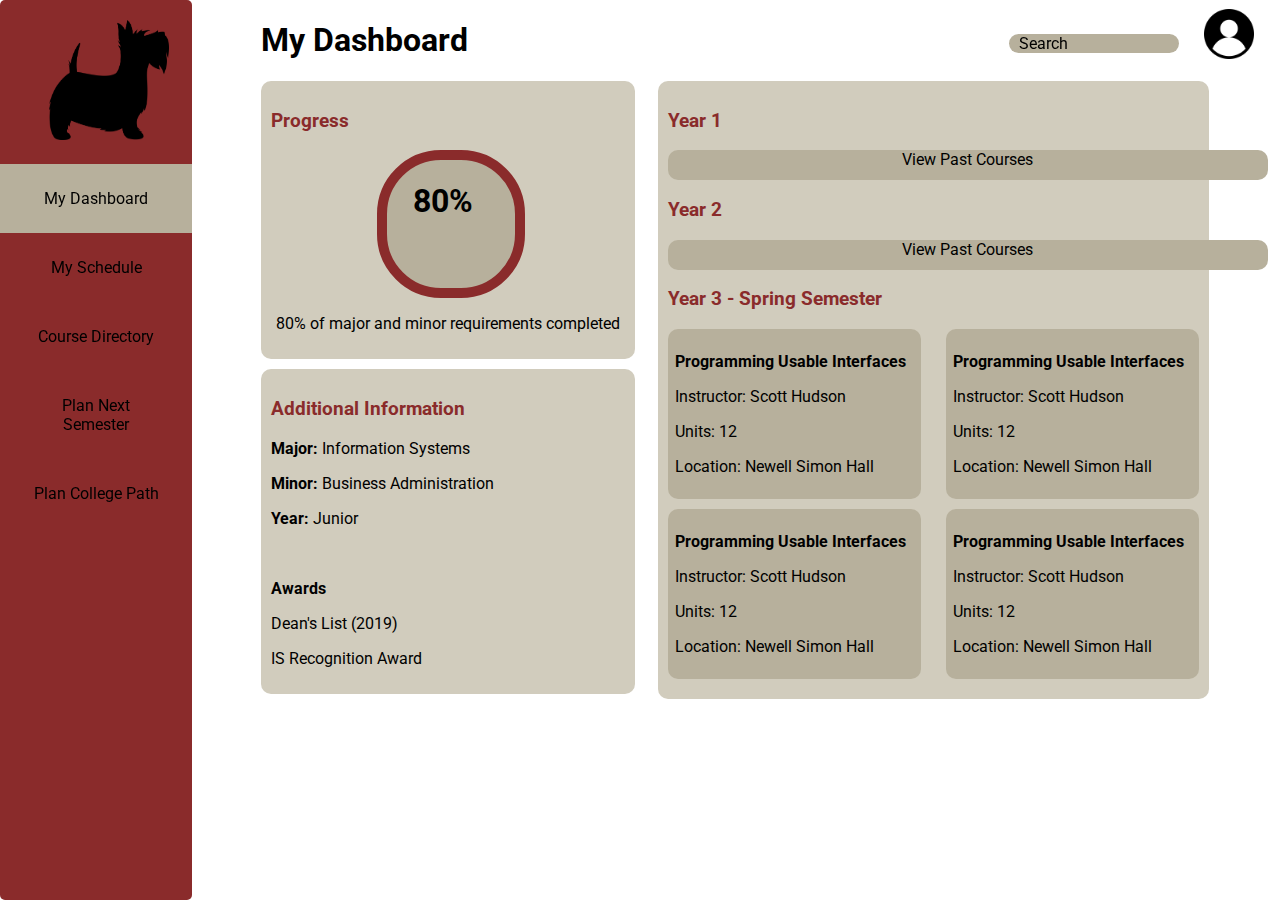
<file: assignment_5/index.html>
<!DOCTYPE html>
<html>
  <head>
    <title>CMU SIO</title>
    <!-- styles -->
    <link rel="stylesheet" type="text/css" href="css/styles.css">
    <link rel="stylesheet" type="text/css" href="css/index.css">
    <!-- fonts -->
    <link href="https://fonts.googleapis.com/css?family=Roboto|Roboto+Slab" rel="stylesheet">
  </head>
  
  <body>
    <!-- navigation bar -->
    <nav>
      <ul>
        <li> <img src="images/cmu-scotty-silhouette.png" alt="Scotty logo" width="120" height="120"> </li>
        <li> <a href = "index.html" class = "active"> My Dashboard </a> </li>
        <li> <a href = "schedule.html"> My Schedule </a> </li>
        <li> <a href = "placeholder.html"> Course Directory </a> </li>
        <li> <a href = "course_detail.html"> Plan Next Semester </a> </li>
        <li> <a href = "placeholder.html"> Plan College Path </a> </li>
      </ul>
    </nav>

    <!-- search bar and user account button -->
    <div class = "search">
      <p> Search </p>
      <img src = "images/user.png" alt= "User Account Icon" width = 50 height = 50>
    </div>

    <h1> My Dashboard </h1>

    <!-- progress ring card -->
    <div class = "progress_ring">
      <h3> Progress </h3>
      <div id="circle">
        <h1> 80% </h1>
      </div>
      <p> 80% of major and minor requirements completed </p>
    </div>

    <!-- college path card -->
    <div class = "college_path">
      <h3> Year 1 </h3>
        <p class = "past"> View Past Courses </p>
      <h3> Year 2 </h3>
        <p class = "past"> View Past Courses </p>
      <h3> Year 3 - Spring Semester </h3>
        <div class = "classes"></div>
          <div class = "class1"> 
            <p> <strong> Programming Usable Interfaces </strong></p>
            <p> Instructor: Scott Hudson </p>
            <p> Units: 12 </p>
            <p> Location: Newell Simon Hall </p>
          </div>

          <div class = "class2"> 
            <p> <strong> Programming Usable Interfaces </strong></p>
            <p> Instructor: Scott Hudson </p>
            <p> Units: 12 </p>
            <p> Location: Newell Simon Hall </p>
          </div>

          <div class = "class3"> 
            <p> <strong> Programming Usable Interfaces </strong></p>
            <p> Instructor: Scott Hudson </p>
            <p> Units: 12 </p>
            <p> Location: Newell Simon Hall </p>
          </div>

          <div class = "class4"> 
            <p> <strong> Programming Usable Interfaces </strong></p>
            <p> Instructor: Scott Hudson </p>
            <p> Units: 12 </p>
            <p> Location: Newell Simon Hall </p>
          </div>
        </div>
    </div>


    <!-- additional info card -->
    <div class = "additional_info">
      <h3> Additional Information </h3>
      <p> <strong> Major: </strong> Information Systems </p>
      <p> <strong> Minor: </strong> Business Administration </p>
      <p> <strong> Year: </strong> Junior </p>
      </br>
      <p> <strong> Awards </strong> </p>
        <p> Dean's List (2019) </p>
        <p> IS Recognition Award </p>
    </div>

  </body>
</html>
</file>
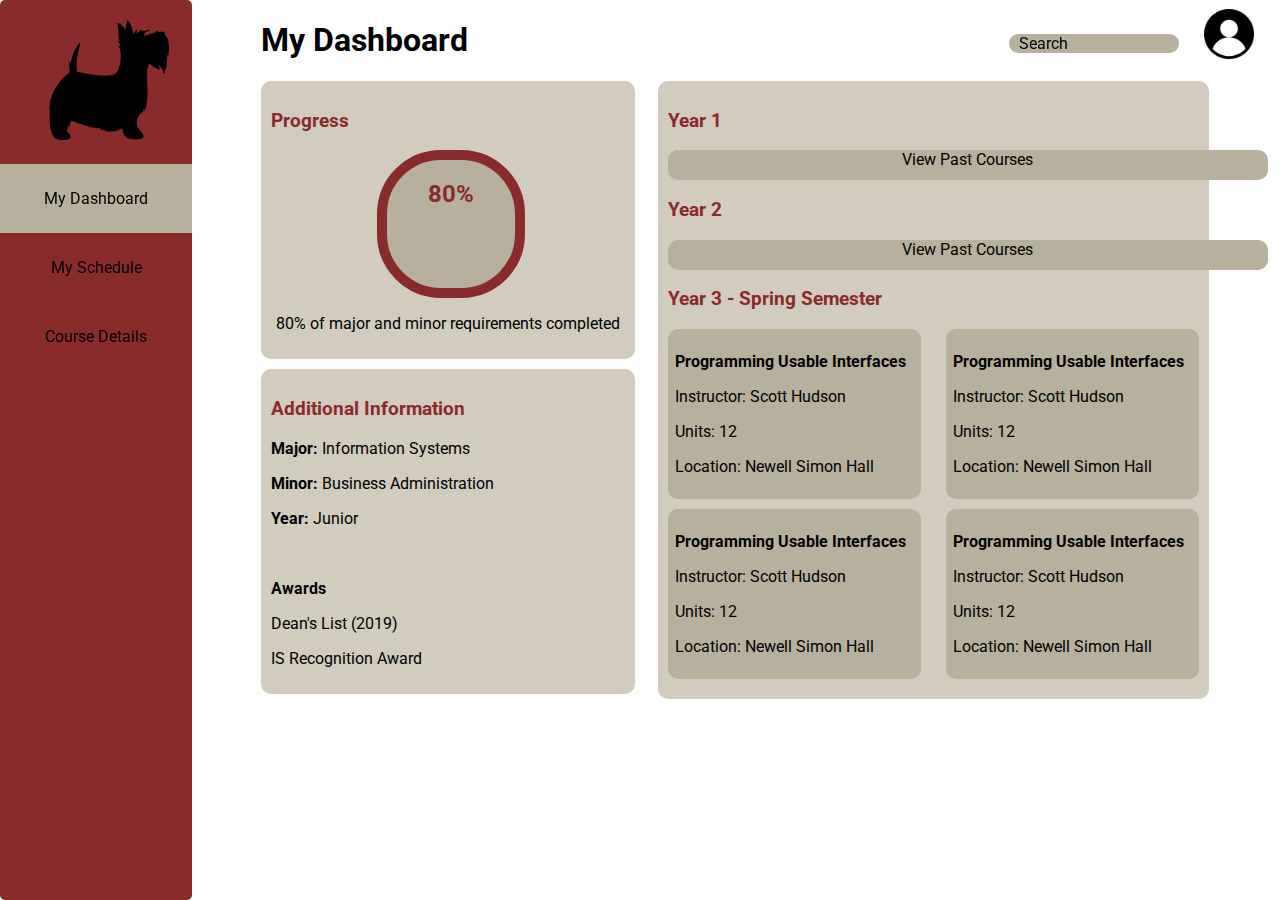
<file: public/index.html>
<!DOCTYPE html>
<html>
  <head>
    <title>CMU SIO</title>
    <!-- styles -->
    <link rel="stylesheet" type="text/css" href="css/styles.css">
    <link rel="stylesheet" type="text/css" href="css/index.css">
    <!-- fonts -->
    <link href="https://fonts.googleapis.com/css?family=Roboto|Roboto+Slab" rel="stylesheet">
  </head>
  
  <body>
    <!-- navigation bar -->
    <nav>
      <ul>
        <li> <img src="images/cmu-scotty-silhouette.png" alt="Scotty logo" width="120" height="120"> </li>
        <li> <a href = "index.html" class = "active"> My Dashboard </a> </li>
        <li> <a href = "schedule.html"> My Schedule </a> </li>
        <li> <a href = "course_detail.html"> Course Details </a> </li>
      </ul>
    </nav>

    <!-- search bar and user account button -->
    <div class = "search">
      <p> Search </p>
      <img src = "images/user.png" alt= "User Account Icon" width = 50 height = 50>
    </div>

    <h1> My Dashboard </h1>

    <!-- progress ring card -->
    <div class = "progress_ring">
      <h3> Progress </h3>
      <div id="circle">
        <h2> 80% </h2>
      </div>
      <p> 80% of major and minor requirements completed </p>
    </div>

    <!-- college path card -->
    <div class = "college_path">
      <h3> Year 1 </h3>
        <p class = "past"> View Past Courses </p>
      <h3> Year 2 </h3>
        <p class = "past"> View Past Courses </p>
      <h3> Year 3 - Spring Semester </h3>
        <div class = "classes"></div>
          <div class = "class1"> 
            <p> <strong> Programming Usable Interfaces </strong></p>
            <p> Instructor: Scott Hudson </p>
            <p> Units: 12 </p>
            <p> Location: Newell Simon Hall </p>
          </div>

          <div class = "class2"> 
            <p> <strong> Programming Usable Interfaces </strong></p>
            <p> Instructor: Scott Hudson </p>
            <p> Units: 12 </p>
            <p> Location: Newell Simon Hall </p>
          </div>

          <div class = "class3"> 
            <p> <strong> Programming Usable Interfaces </strong></p>
            <p> Instructor: Scott Hudson </p>
            <p> Units: 12 </p>
            <p> Location: Newell Simon Hall </p>
          </div>

          <div class = "class4"> 
            <p> <strong> Programming Usable Interfaces </strong></p>
            <p> Instructor: Scott Hudson </p>
            <p> Units: 12 </p>
            <p> Location: Newell Simon Hall </p>
          </div>
        </div>
    </div>


    <!-- additional info card -->
    <div class = "additional_info">
      <h3> Additional Information </h3>
      <p> <strong> Major: </strong> Information Systems </p>
      <p> <strong> Minor: </strong> Business Administration </p>
      <p> <strong> Year: </strong> Junior </p>
      </br>
      <p> <strong> Awards </strong> </p>
        <p> Dean's List (2019) </p>
        <p> IS Recognition Award </p>
    </div>

  </body>
</html>
</file>
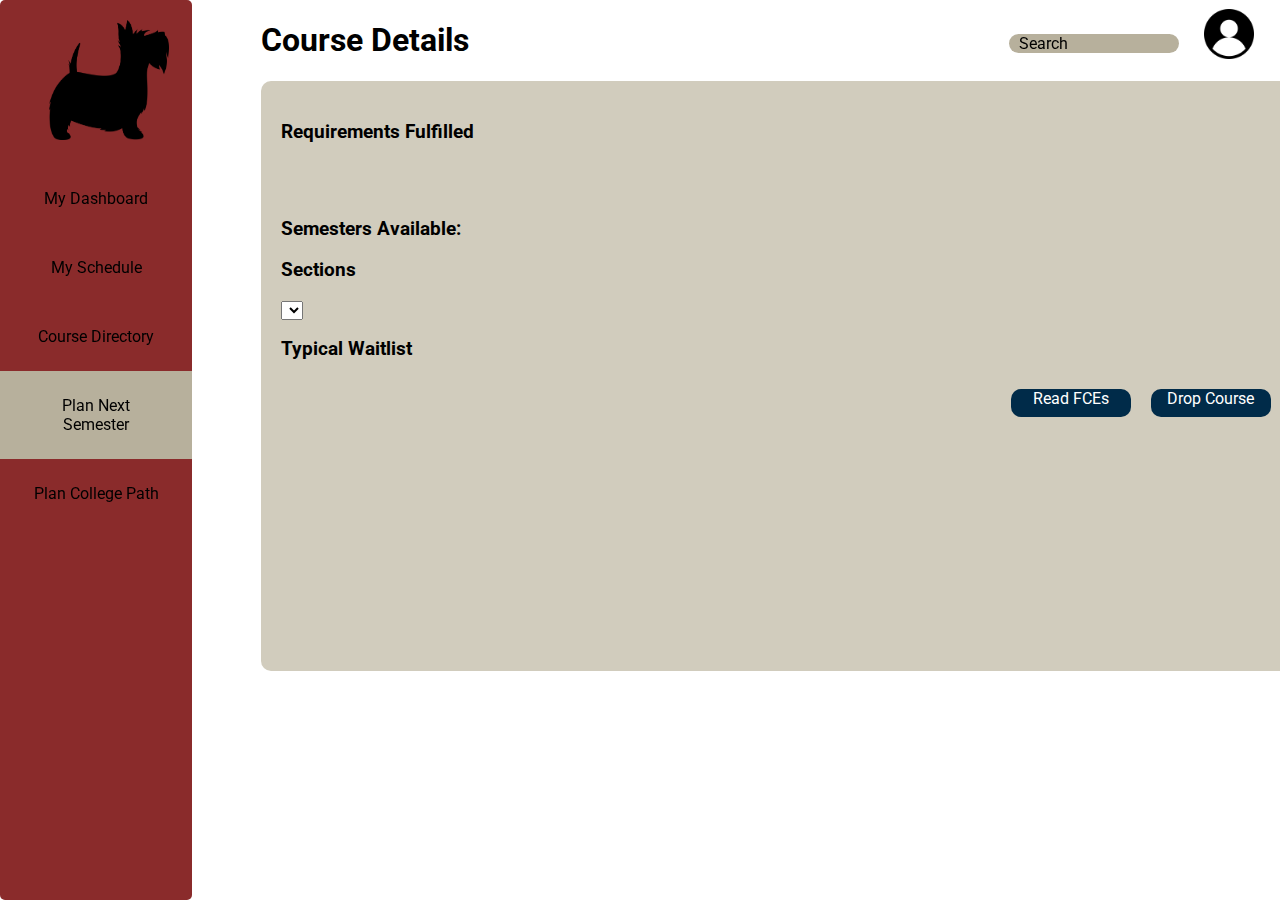
<file: public/course_detail.html>
<!DOCTYPE html>
<html>
  <head>
    <title>CMU SIO</title>
    <!-- links -->
    <link rel="stylesheet" type="text/css" href="css/styles.css">
    <link rel="stylesheet" type="text/css" href="css/course_detail.css">
    <script src="main.js"></script>
    <!-- fonts -->
    <link href="https://fonts.googleapis.com/css?family=Roboto|Roboto+Slab" rel="stylesheet">
  </head>
  
  <body onload= "onLoad()">
    <!-- navigation bar -->
    <nav>
      <ul>
        <li> <img src="images/cmu-scotty-silhouette.png" alt="Scotty logo" width="120" height="120"> </li>
        <li> <a href = "index.html"> My Dashboard </a> </li>
        <li> <a href = "schedule.html"> My Schedule </a> </li>
        <li> <a href = "course_directory.html"> Course Directory </a> </li>
        <li> <a href = "course_detail.html" class = "active"> Plan Next Semester </a> </li>
        <li> <a href = "placeholder.html"> Plan College Path </a> </li>
      </ul>
    </nav>

    <!-- search bar and user account button -->
    <div class = "search">
        <p> Search </p>
        <img src = "images/user.png" alt= "User Account Icon" width = 50 height = 50>
    </div>

    <h1> Course Details </h1>

    <!-- course details card -->
    <div class = "course_card"> 
        <h2 id = "course_name" > </h2>
        <p id = "instructor" >  </p>
        <p id = "units"> </p>
        <p id = "location"> </p>
        <p id = "description"> </p>

        <h3> Requirements Fulfilled </h3>
            <p class = "art_requirement" id = "requirement_1">  </p>
            <p class = "hci_requirement" id = "requirement_2"> </p>
        </br>
        </br>
        <h3 id= "semesters"> Semesters Available: </h3>
        <p ></p>
        <h3> Sections </h3>
            <select name= ”sections”>
                <option id= ”A”> </option>
                <option id= ”B”> </option>
                <option id= ”C”> </option>
            </select>
        <h3 id = "waitlist"> Typical Waitlist</h3>

        <p class = "button" id = "course_detail_pg" onclick="removeClass(localStorage.getItem('class_name'))"> Drop Course </p>
        <p class = "button" id = "course_detail_pg"> Read FCEs </p>
    </div>

  </body>
</html>
</file>
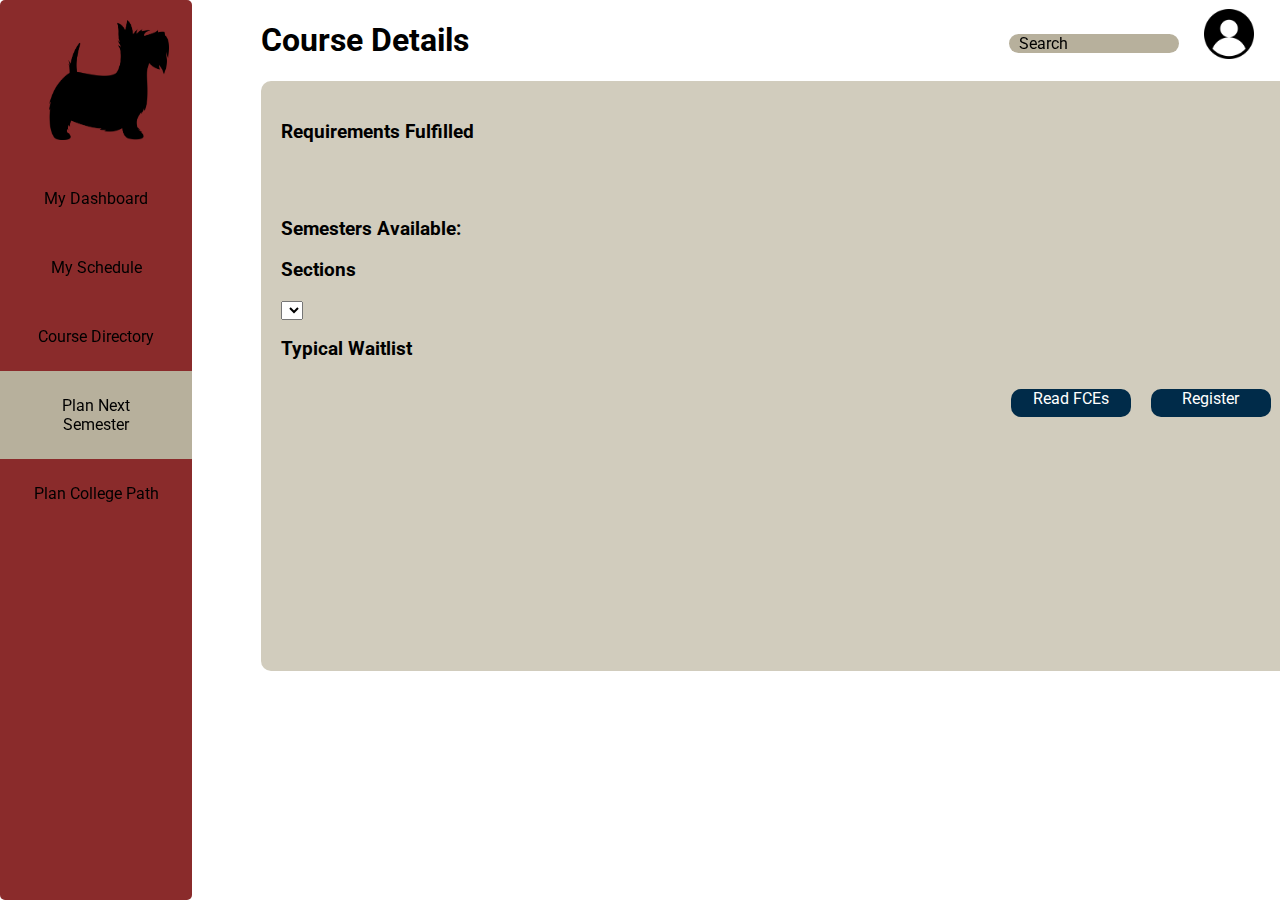
<file: public/course_detail_register.html>
<!DOCTYPE html>
<html>
  <head>
    <title>CMU SIO</title>
    <!-- links -->
    <link rel="stylesheet" type="text/css" href="css/styles.css">
    <link rel="stylesheet" type="text/css" href="css/course_detail.css">
    <script src="main.js"></script>
    <!-- fonts -->
    <link href="https://fonts.googleapis.com/css?family=Roboto|Roboto+Slab" rel="stylesheet">
  </head>
  
  <body onload= "onLoad()">
    <!-- navigation bar -->
    <nav>
      <ul>
        <li> <img src="images/cmu-scotty-silhouette.png" alt="Scotty logo" width="120" height="120"> </li>
        <li> <a href = "index.html"> My Dashboard </a> </li>
        <li> <a href = "schedule.html"> My Schedule </a> </li>
        <li> <a href = "course_directory.html"> Course Directory </a> </li>
        <li> <a href = "course_detail.html" class = "active"> Plan Next Semester </a> </li>
        <li> <a href = "placeholder.html"> Plan College Path </a> </li>
      </ul>
    </nav>

    <!-- search bar and user account button -->
    <div class = "search">
        <p> Search </p>
        <img src = "images/user.png" alt= "User Account Icon" width = 50 height = 50>
    </div>

    <h1> Course Details </h1>

    <!-- course details card -->
    <div class = "course_card"> 
        <h2 id = "course_name" > </h2>
        <p id = "instructor" >  </p>
        <p id = "units"> </p>
        <p id = "location"> </p>
        <p id = "description"> </p>

        <h3> Requirements Fulfilled </h3>
            <p class = "art_requirement" id = "requirement_1">  </p>
            <p class = "hci_requirement" id = "requirement_2"> </p>
        </br>
        </br>
        <h3 id= "semesters"> Semesters Available: </h3>
        <p ></p>
        <h3> Sections </h3>
            <select name= ”sections”>
                <option id= ”A”> </option>
                <option id= ”B”> </option>
                <option id= ”C”> </option>
            </select>
        <h3 id = "waitlist"> Typical Waitlist</h3>

        <p class = "button" id = "course_detail_pg" onclick = "register('Principles of Computing')"> Register </p>
        <p class = "button" id = "course_detail_pg"> Read FCEs </p>
    </div>

  </body>
</html>
</file>
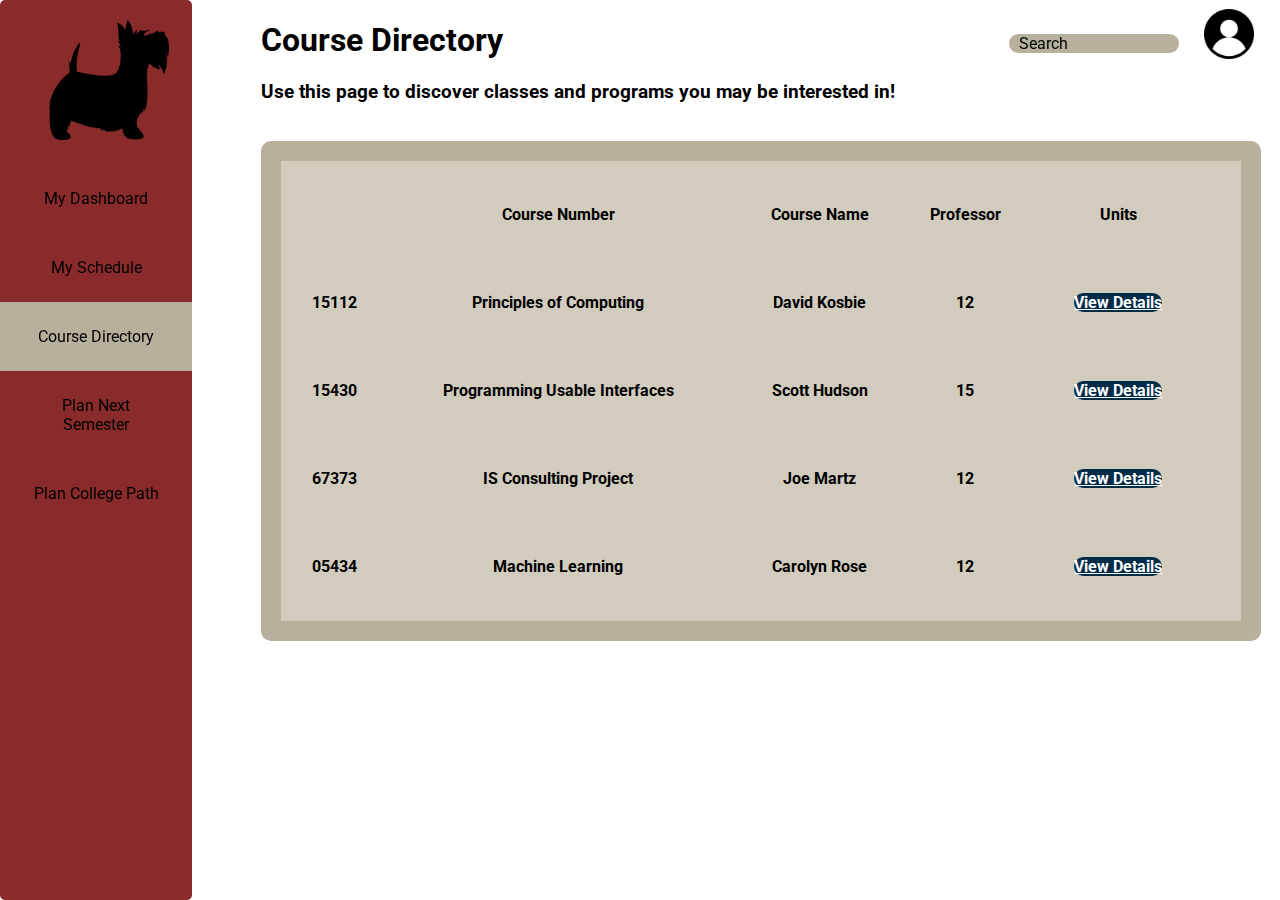
<file: public/course_directory.html>
<!DOCTYPE html>
<html>
  <head>
    <title>CMU SIO</title>
    <!-- styles -->
    <link rel="stylesheet" type="text/css" href="css/styles.css">
    <link rel="stylesheet" type="text/css" href="css/directory.css">
    <script src="main.js"></script>
    <!-- fonts -->
    <link href="https://fonts.googleapis.com/css?family=Roboto|Roboto+Slab" rel="stylesheet">
  </head>
  
  <body onload= "onLoad()">
    <script type="text/javascript">
      function saveClassName(name){
        localStorage.setItem('class_name', name)
      }
    </script>

    <!-- navigation bar -->
    <nav>
      <ul>
        <li> <img src="images/cmu-scotty-silhouette.png" alt="Scotty logo" width="120" height="120"> </li>
        <li> <a href = "index.html"> My Dashboard </a> </li>
        <li> <a href = "schedule.html "> My Schedule </a> </li>
        <li> <a href = "course_directory.html" class = "active"> Course Directory </a> </li>
        <li> <a href = "course_detail.html"> Plan Next Semester </a> </li>
        <li> <a href = "placeholder.html"> Plan College Path </a> </li>
      </ul>
    </nav>

    <!-- search bar and user account button -->
    <div class = "search">
        <p> Search </p>
        <img src = "images/user.png" alt= "User Account Icon" width = 50 height = 50>
    </div>

    <h1> Course Directory </h1>
    <h3> Use this page to discover classes and programs you may be interested in! </h3>

    </br>

    <!-- schedule table -->
    <div class = "course_directory">
        <table>
            <th>
                <td> Course Number </td>
                <td> Course Name </td>
                <td> Professor </td>
                <td> Units </td>
                <td>   </td>
            </th>

            <tr>
                <td> 15112 </td>
                <td> Principles of Computing </td>
                <td> David Kosbie </td>
                <td> 12 </td>
                <td> <a class = "button" href = "course_detail_register.html" 
                    onclick = "saveClassName('Principles of Computing')"> View Details </a> </td>
            </tr>
            
            <tr>
                <td> 15430 </td>
                <td> Programming Usable Interfaces  </td>
                <td> Scott Hudson </td>
                <td> 15 </td>
                <td> <a class = "button" href = "course_detail_register.html" 
                    onclick = "saveClassName('Programming Usable Interfaces')"> View Details </a> </td>
            </tr>

            <tr>
                <td> 67373 </td>
                <td> IS Consulting Project </td>
                <td> Joe Martz </td>
                <td> 12 </td>
                <td> <a class = "button" href = "course_detail_register.html" 
                    onclick = "saveClassName('IS Consulting Project')"> View Details </a> </td>
            </tr>

            <tr>
                <td> 05434 </td>
                <td> Machine Learning </td>
                <td> Carolyn Rose </td>
                <td> 12 </td>
                <td> <a class = "button" href = "course_detail_register.html" 
                    onclick = "saveClassName('Machine Learning')"> View Details </a> </td>
            </tr>
        </table>
    </div>

  </body>
</html>
</file>
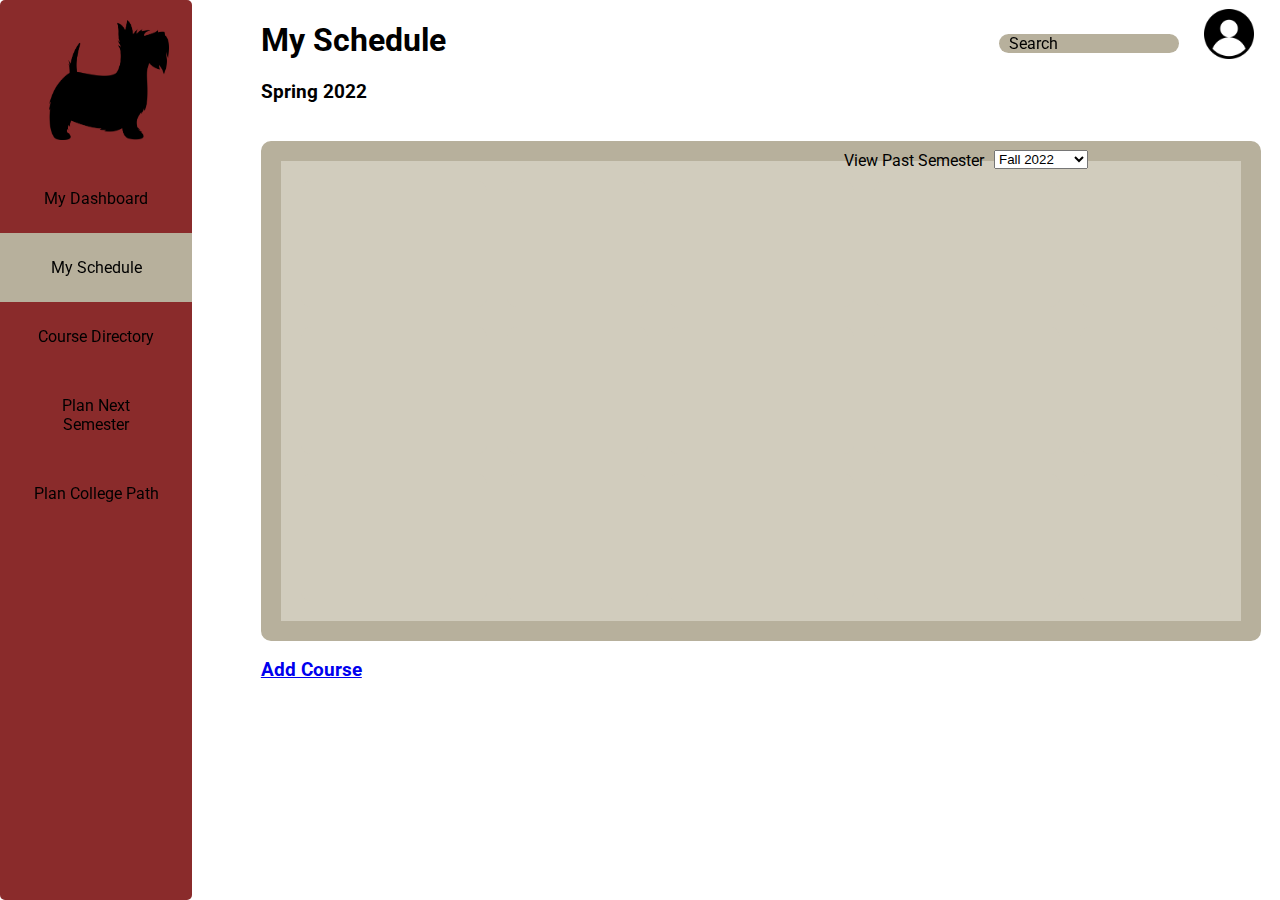
<file: public/schedule.html>
<!DOCTYPE html>
<html>
  <head>
    <title>CMU SIO</title>
    <!-- styles -->
    <link rel="stylesheet" type="text/css" href="css/styles.css">
    <link rel="stylesheet" type="text/css" href="css/schedule_styles.css">
    <script src="main.js"></script>
    <!-- fonts -->
    <link href="https://fonts.googleapis.com/css?family=Roboto|Roboto+Slab" rel="stylesheet">
  </head>
  
  <body onload= "showRegisteredClasses()">
    <script type="text/javascript">
      function saveClassName(elem){
        localStorage.setItem('class_name', elem.innerHTML)
      }
    </script>
    <!-- navigation bar -->
    <nav>
      <ul>
        <li> <img src="images/cmu-scotty-silhouette.png" alt="Scotty logo" width="120" height="120"> </li>
        <li> <a href = "index.html"> My Dashboard </a> </li>
        <li> <a href = "schedule.html " class = "active"> My Schedule </a> </li>
        <li> <a href = "course_directory.html"> Course Directory </a> </li>
        <li> <a href = "course_detail.html"> Plan Next Semester </a> </li>
        <li> <a href = "placeholder.html"> Plan College Path </a> </li>
      </ul>
    </nav>

    <!-- search bar and user account button -->
    <div class = "search">
        <p> Search </p>
        <img src = "images/user.png" alt= "User Account Icon" width = 50 height = 50>
    </div>

    <h1> My Schedule </h1>
    <h3> Spring 2022 </h3>

    <div class = "dropdown">
        <p> View Past Semester </p>
        <select name=”past_semester”>
            <option value=”F22”> Fall 2022 </option>
            <option value=”S21”> Spring 2021 </option>
            <option value=”F21”> Fall 2021 </option>
        </select>
    </div>

    </br>

    <p> Add Course </p>

    <!-- schedule table -->
    <div class = "schedule_table">
        <table>
            <tr>
                <td class = "PUI"><a href = "course_detail.html" onclick="saveClassName(this)">Programming Usable Interfaces</a></td> 
                <td class = "IS"> <a href = "course_detail.html" onclick="saveClassName(this)">IS Consulting Project</a> </td>
                <td class = "computing"><a href = "course_detail.html" onclick="saveClassName(this)">Python Basics Lab</a></td>
                <td class = "PUI"><a href = "course_detail.html" onclick="saveClassName(this)">Programming Usable Interfaces</a></td> 
                <td class = "computing"><a href = "course_detail.html" onclick="saveClassName(this)">Principles of Computing</a></td>
            </tr>
            
            <tr>
                <td class = "IS"><a href = "course_detail.html" onclick="saveClassName(this)">IS Consulting Project</a></td>
                <td class = "ML"><a href = "course_detail.html" onclick="saveClassName(this)">Machine Learning</a> </td>
                <td class = "PUI"><a href = "course_detail.html" onclick="saveClassName(this)">Programming Usable Interfaces</a></td>
                <td class = "computing"><a href = "course_detail.html" onclick="saveClassName(this)">Principles of Computing</a></td> 
                <td>  </td>
            </tr>

            <tr>
                <td class = "ML"><a href = "course_detail.html" onclick="saveClassName(this)">Machine Learning</a> </td>
                <td class = "computing"><a href = "course_detail.html" onclick="saveClassName(this)">Principles of Computing</a></td>
                <td class = "IS"><a href = "course_detail.html" onclick="saveClassName(this)">IS Consulting Project</a></td>
                <td class = "computing"><a href = "course_detail.html" onclick="saveClassName(this)">Python Basics Lab</a></td> 
                <td class = "ML"><a href = "course_detail.html" onclick="saveClassName(this)">Machine Learning</a> </td>
            </tr>
        </table>
    </div>

    <h3> <a href = "course_directory.html"> Add Course </a></h3> 
  </body>
</html>
</file>
<file: assignment_5/css/styles.css>
body{
    font-family: 'Roboto', sans-serif;
}

/* ----------------------------------------------------- */
/* ------------ Navigation bar styling ----------------- */
ul {
    list-style-type: none;
    margin: 0;
    padding: 0;
    top:0px;
    left:0px;
    width: 15%;
    background-color: #8A2B2B;
    height: 100%; /* Full height */
    position: fixed; /* Make it stick, even on scroll */
    overflow: auto; /* Enable scrolling if the sidenav has too much content */
    border-radius: 5px;
}

nav img {
    margin-left: 15%;
    padding:20px;
}
  
li a {
    display: block;
    color: #000;
    padding: 25px 30px ;
    text-decoration: none;
    text-align: center;
  }

/* Change the link color on hover */
li a:hover {
    background-color: #FFFFFF;
    color: black;
}

/* Change the link color when clicked */
li .active {
    background-color: #B7B09C;
    color: black;
}

/* ----------------------------------------------------- */
/* ------------ Button styling ----------------- */
.button {
    color: white;
    height: 5%;
    width: 12%;
    text-align: center;
    border-radius: 10px;
    margin: 10px;  
    background-color: #002B49;
}

/* ----------------------------------------------------- */
/* ------------ Search bar and user account icon styling ----------------- */
.search{
    position: fixed;
    top: 1%;
    right: 2%;
}

.search p{
    border-radius: 10px;
    background-color: #B7B09C;
    width: 160px;
    height: 3%; 
    padding-left: 10px;
    float: left;
    margin: 25px;
}

.search img{
    float: right;
}
</file>
<file: assignment_5/css/index.css>
h2, h3{
    color: #8A2B2B;
}

h1{
    margin-left: 20%;
}

/* ----------------------------------------------------- */
/* ------------ Progress ring card styling ----------------- */
.progress_ring{
    margin-left: 20%;
    background-color:#D1CCBD;
    border-radius:10px;
    top: 15%;
    width: 28%;
    padding: 10px;
    float: left; 
    margin-bottom: 10px;
}

.progress_ring p {
    text-align: center;
}

#circle h1{
    margin-bottom: 25%;
    margin-right: 15%;
}


/* https://www.w3docs.com/snippets/css/how-to-create-circles-with-css.html */
#circle {
    background: #B7B09C;
    width: 128px;
    height: 128px;
    border-radius: 64px;
    border: 10px solid #8A2B2B;
    margin-left: 30%;
}

#circle div {
    position: relative;
    width: 90px;
    height: 90px;
    color: #000;
    text-align: center;
}

/* ----------------------------------------------------- */
/* ------------ Additional info card styling ----------------- */
.additional_info{
    background-color: #D1CCBD;
    top: 50%;
    width: 28%;
    margin-left: 20%;
    border-radius:10px;
    padding: 10px;
    float:left;
}

/* ----------------------------------------------------- */
/* ------------ College path card styling ----------------- */
.college_path{
    background-color:#D1CCBD;  
    top: 15%;
    width: 42%;
    margin-right: 5%;
    border-radius:10px;
    padding: 10px;
    float:right;
}

.past{
    background-color: #B7B09C;
    text-align: center;
    border-radius: 10px;
    width: 600px;
    height: 30px;
}

.class1, .class3{
    background-color: #B7B09C;
    border-radius: 10px;
    padding: 7px;
    margin-bottom: 10px;
    width: 45%;
    float: left;
}

.class2, .class4{
    background-color: #B7B09C;
    border-radius: 10px;
    padding: 7px;
    margin-bottom: 10px;
    width: 45%;
    float: right;
}
</file>
<file: public/css/styles.css>
body{
    font-family: 'Roboto', sans-serif;
}

/* ----------------------------------------------------- */
/* ------------ Navigation bar styling ----------------- */
ul {
    list-style-type: none;
    margin: 0;
    padding: 0;
    top:0px;
    left:0px;
    width: 15%;
    background-color: #8A2B2B;
    height: 100%; /* Full height */
    position: fixed; /* Make it stick, even on scroll */
    overflow: auto; /* Enable scrolling if the sidenav has too much content */
    border-radius: 5px;
}

nav img {
    margin-left: 15%;
    padding:20px;
}
  
li a {
    display: block;
    color: #000;
    padding: 25px 30px ;
    text-decoration: none;
    text-align: center;
  }

/* Change the link color on hover */
li a:hover {
    background-color: #FFFFFF;
    color: black;
}

/* Change the link color when clicked */
li .active {
    background-color: #B7B09C;
    color: black;
}

/* ----------------------------------------------------- */
/* ------------ Button styling ----------------- */
.button {
    color: white;
    height: 5%;
    width: 12%;
    text-align: center;
    border-radius: 10px;
    margin: 10px;  
    background-color: #002B49;
}

/* ----------------------------------------------------- */
/* ------------ Search bar and user account icon styling ----------------- */
.search{
    position: fixed;
    top: 1%;
    right: 2%;
}

.search p{
    border-radius: 10px;
    background-color: #B7B09C;
    width: 160px;
    height: 3%; 
    padding-left: 10px;
    float: left;
    margin: 25px;
}

.search img{
    float: right;
}
</file>
<file: public/css/index.css>
h2, h3{
    color: #8A2B2B;
}

h1{
    margin-left: 20%;
}

/* ----------------------------------------------------- */
/* ------------ Progress ring card styling ----------------- */
.progress_ring{
    margin-left: 20%;
    background-color:#D1CCBD;
    border-radius:10px;
    top: 15%;
    width: 28%;
    padding: 10px;
    float: left; 
    margin-bottom: 10px;
}

.progress_ring p, h2 {
    text-align: center;
}

/* https://www.w3docs.com/snippets/css/how-to-create-circles-with-css.html */
#circle {
    background: #B7B09C;
    width: 128px;
    height: 128px;
    border-radius: 64px;
    border: 10px solid #8A2B2B;
    margin-left: 30%;
}

#circle div {
    position: relative;
    width: 90px;
    height: 90px;
    color: #000;
    text-align: center;
}

/* ----------------------------------------------------- */
/* ------------ Additional info card styling ----------------- */
.additional_info{
    background-color: #D1CCBD;
    top: 50%;
    width: 28%;
    margin-left: 20%;
    border-radius:10px;
    padding: 10px;
    float:left;
}

/* ----------------------------------------------------- */
/* ------------ College path card styling ----------------- */
.college_path{
    background-color:#D1CCBD;  
    top: 15%;
    width: 42%;
    margin-right: 5%;
    border-radius:10px;
    padding: 10px;
    float:right;
}

.past{
    background-color: #B7B09C;
    text-align: center;
    border-radius: 10px;
    width: 600px;
    height: 30px;
}

.class1, .class3{
    background-color: #B7B09C;
    border-radius: 10px;
    padding: 7px;
    margin-bottom: 10px;
    width: 45%;
    float: left;
}

.class2, .class4{
    background-color: #B7B09C;
    border-radius: 10px;
    padding: 7px;
    margin-bottom: 10px;
    width: 45%;
    float: right;
}
</file>
<file: public/css/course_detail.css>
body{
    color: black;
}

h1{
    margin-left:20%;
}

.course_card{
    margin-left: 20%;
    background-color: #D1CCBD;
    border-radius: 10px;
    width: 1000px;
    height: 550px;
    padding: 20px;
}

.art_requirement{
    border-radius: 10px;
    background-color: #002B49;
    color: white;
    width: 20%;
    float: left;
    text-align: center;
    margin-right: 25px;
    margin-top: 0;
}

.hci_requirement{
    border-radius: 10px;
    background-color: #789F90;
    width: 20%;
    float: left;
    text-align: center;
    margin-top: 0;
}

#course_detail_pg{
    float:right;
    margin-bottom: 20px;
}
</file>
<file: public/css/directory.css>
h1, h3 {
    margin-left: 20%;
}

table{
    border: 20px solid #B7B09C;
    border-radius: 10px;
    margin-left: 20%;
    border-spacing: 20px;
    background-color: #D1CCBD;
    width: 1000px;
    height: 500px;
    color: black;
    font-weight: bolder;
    text-align: center;
}
</file>
<file: public/css/schedule_styles.css>
body{
    color: black;
}

h1, h3 {
    margin-left: 20%;
}

.dropdown {
    position: absolute;
    top: 15%;
    right: 15%;
}

p{
    float: left;
    padding-right: 10px;
}

select{
    float: right;
    margin-top: 15px;
}

table{
    border: 20px solid #B7B09C;
    border-radius: 10px;
    margin-left: 20%;
    border-spacing: 20px;
    background-color: #D1CCBD;
    width: 1000px;
    height: 500px;
    color: white;
    font-weight: bolder;
    text-align: center;
}

tr{
    background-color: #D1CCBD;
}

td{
    border-radius: 10px;
}

table a{
    color:#D1CCBD;
    text-decoration: none;
}
</file>
